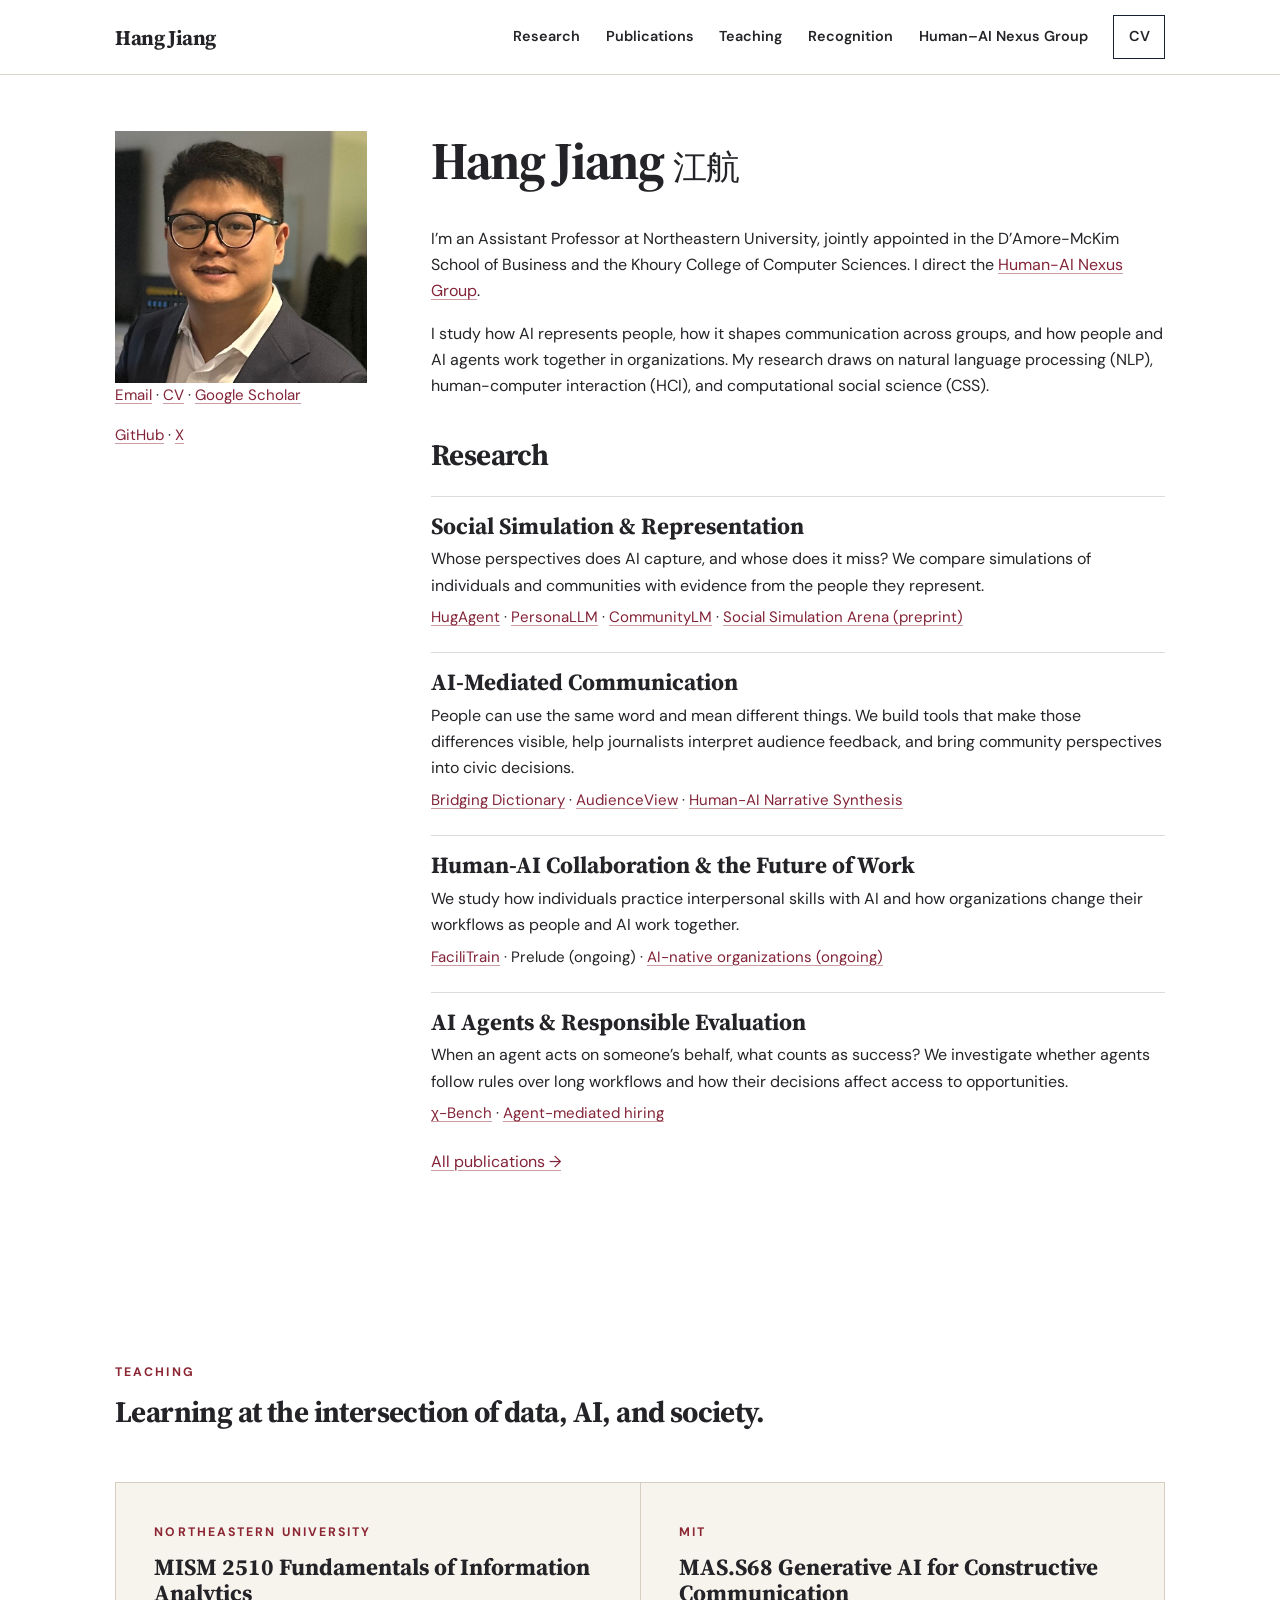
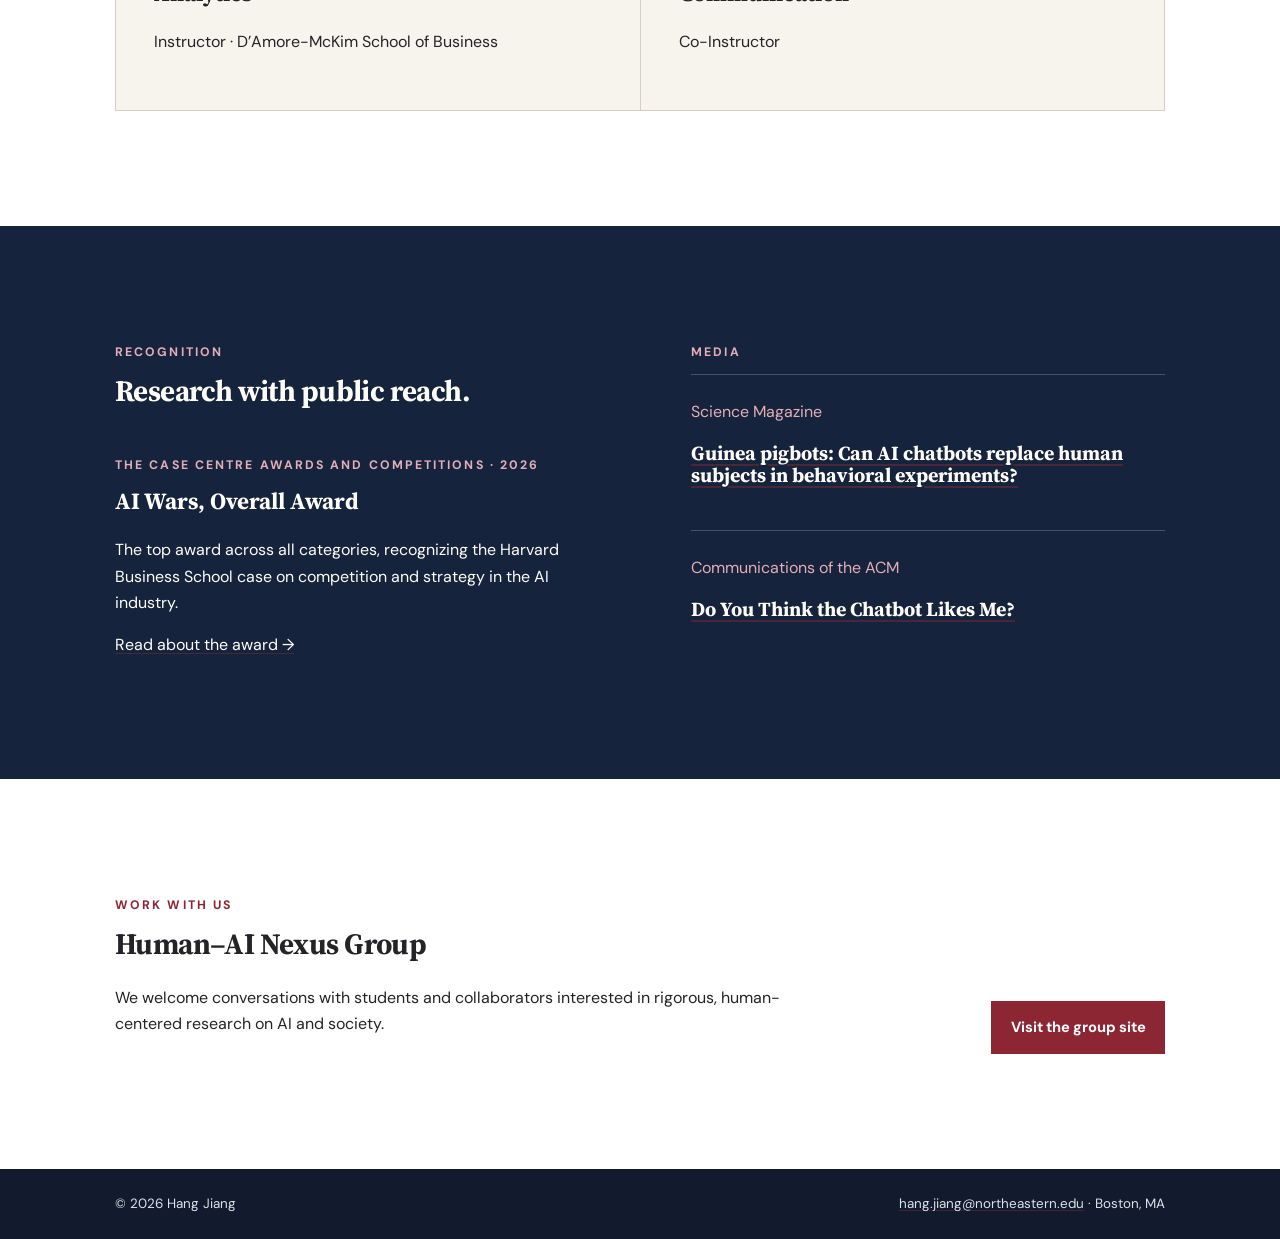
<file: index.html>
<!doctype html>
<html lang="en">
<head>
  <meta charset="utf-8">
  <meta name="viewport" content="width=device-width, initial-scale=1">
  <meta name="description" content="Hang Jiang is an Assistant Professor at Northeastern University studying how people and AI think, work, communicate, and organize together.">
  <meta property="og:title" content="Hang Jiang — Human–AI systems, work, and society">
  <meta property="og:description" content="Research on human–AI collaboration, AI-mediated communication, and socially interactive AI systems.">
  <meta property="og:type" content="website">
  <meta property="og:url" content="https://hjian42.github.io/">
  <meta property="og:image" content="https://hjian42.github.io/files/hang-square-profile.png">
  <meta name="twitter:card" content="summary">
  <link rel="canonical" href="https://hjian42.github.io/">
  <link rel="preconnect" href="https://fonts.googleapis.com">
  <link rel="preconnect" href="https://fonts.gstatic.com" crossorigin>
  <link href="https://fonts.googleapis.com/css2?family=DM+Sans:wght@400;500;600;700&amp;family=Source+Serif+4:opsz,wght@8..60,500;8..60,600;8..60,700&amp;display=swap" rel="stylesheet">
  <link rel="stylesheet" href="assets/css/site.css">
  <link rel="icon" href="files/favicon.ico">
  <title>Hang Jiang — Northeastern University</title>
<link rel="stylesheet" href="assets/css/academic.css">
</head>
<body>
  <a class="skip-link" href="#main-content">Skip to content</a>
  <header class="site-header">
    <div class="shell nav-shell">
      <a class="wordmark" href="#top" aria-label="Hang Jiang, home">Hang Jiang</a>
      <button class="nav-toggle" type="button" data-nav-toggle aria-expanded="false" aria-controls="site-nav"><span>Menu</span><span aria-hidden="true">☰</span></button>
      <nav class="site-nav" id="site-nav" data-site-nav aria-label="Primary navigation">
        <a href="#research">Research</a><a href="publications.html">Publications</a><a href="#teaching">Teaching</a><a href="#recognition">Recognition</a><a href="nexus/">Human–AI Nexus Group</a><a class="nav-cta" href="files/Hang-Jiang-CV.pdf">CV</a>
      </nav>
    </div>
  </header>

<main id="main-content"><div class="profile-layout shell" id="top">
<aside><img width="240" height="240" src="files/hang-square-profile.png" alt="Hang Jiang"><p><a href="mailto:hang.jiang@northeastern.edu">Email</a> · <a href="files/Hang-Jiang-CV.pdf">CV</a> · <a href="https://scholar.google.com/citations?user=9qvTNQ4AAAAJ">Google Scholar</a></p><p><a href="https://github.com/hjian42">GitHub</a> · <a href="https://x.com/hjian42">X</a></p></aside>
<div><h1>Hang Jiang <span lang="zh">江航</span></h1>
<p>I’m an Assistant Professor at Northeastern University, jointly appointed in the D’Amore-McKim School of Business and the Khoury College of Computer Sciences. I direct the <a href="nexus/">Human-AI Nexus Group</a>.</p>
<p>I study how AI represents people, how it shapes communication across groups, and how people and AI agents work together in organizations. My research draws on natural language processing (NLP), human-computer interaction (HCI), and computational social science (CSS).</p>
<section id="research"><h2>Research</h2><article><h3>Social Simulation &amp; Representation</h3><p>Whose perspectives does AI capture, and whose does it miss? We compare simulations of individuals and communities with evidence from the people they represent.</p><p class="project-links"><a href="publications.html#C11">HugAgent</a> · <a href="publications.html#C6">PersonaLLM</a> · <a href="publications.html#C4">CommunityLM</a> · <a href="https://social-simulation-arena.com">Social Simulation Arena (preprint)</a></p></article>
<article><h3>AI-Mediated Communication</h3><p>People can use the same word and mean different things. We build tools that make those differences visible, help journalists interpret audience feedback, and bring community perspectives into civic decisions.</p><p class="project-links"><a href="publications.html#W6">Bridging Dictionary</a> · <a href="publications.html#W5">AudienceView</a> · <a href="publications.html#C10">Human-AI Narrative Synthesis</a></p></article>
<article><h3>Human-AI Collaboration &amp; the Future of Work</h3><p>We study how individuals practice interpersonal skills with AI and how organizations change their workflows as people and AI work together.</p><p class="project-links"><a href="publications.html#W7">FaciliTrain</a> · Prelude (ongoing) · <a href="https://the-company-survey.vercel.app/">AI-native organizations (ongoing)</a></p></article>
<article><h3>AI Agents &amp; Responsible Evaluation</h3><p>When an agent acts on someone’s behalf, what counts as success? We investigate whether agents follow rules over long workflows and how their decisions affect access to opportunities.</p><p class="project-links"><a href="publications.html#C12">χ-Bench</a> · <a href="publications.html#W8">Agent-mediated hiring</a></p></article><p><a href="publications.html" id="publications">All publications →</a></p></section></div></div>    <section class="section" id="teaching"><div class="shell"><div class="section-heading"><p class="eyebrow">Teaching</p><h2>Learning at the intersection of data, AI, and society.</h2></div><div class="two-column-list"><article><p class="item-kicker">Northeastern University</p><h3>MISM 2510 Fundamentals of Information Analytics</h3><p>Instructor · D’Amore-McKim School of Business</p></article><article><p class="item-kicker">MIT</p><h3>MAS.S68 Generative AI for Constructive Communication</h3><p>Co-Instructor</p></article></div></div></section>

    <section class="section section-dark" id="recognition"><div class="shell dark-grid"><div><p class="eyebrow">Recognition</p><h2>Research with public reach.</h2><article class="award"><p class="item-kicker">The Case Centre Awards and Competitions · 2026</p><h3>AI Wars, Overall Award</h3><p>The top award across all categories, recognizing the Harvard Business School case on competition and strategy in the AI industry.</p><a href="https://www.thecasecentre.org/AwardsComps/winners/2026winners/AIwars">Read about the award →</a></article></div><div><p class="eyebrow">Media</p><article class="media-item"><p>Science Magazine</p><h3><a href="https://www.science.org/content/article/can-ai-chatbots-replace-human-subjects-behavioral-experiments">Guinea pigbots: Can AI chatbots replace human subjects in behavioral experiments?</a></h3></article><article class="media-item"><p>Communications of the ACM</p><h3><a href="https://cacm.acm.org/news/do-you-think-the-chatbot-likes-me/">Do You Think the Chatbot Likes Me?</a></h3></article></div></div></section>

    <section class="section join-strip"><div class="shell join-grid"><div><p class="eyebrow">Work with us</p><h2>Human–AI Nexus Group</h2><p>We welcome conversations with students and collaborators interested in rigorous, human-centered research on AI and society.</p></div><a class="button primary" href="nexus/#join">Visit the group site</a></div></section>
  </main>

  <footer class="site-footer"><div class="shell footer-grid"><p>© <span data-current-year>2026</span> Hang Jiang</p><p><a href="mailto:hang.jiang@northeastern.edu">hang.jiang@northeastern.edu</a> · Boston, MA</p></div></footer>
  <script src="assets/js/site.js"></script>
</body>
</html>
</file>
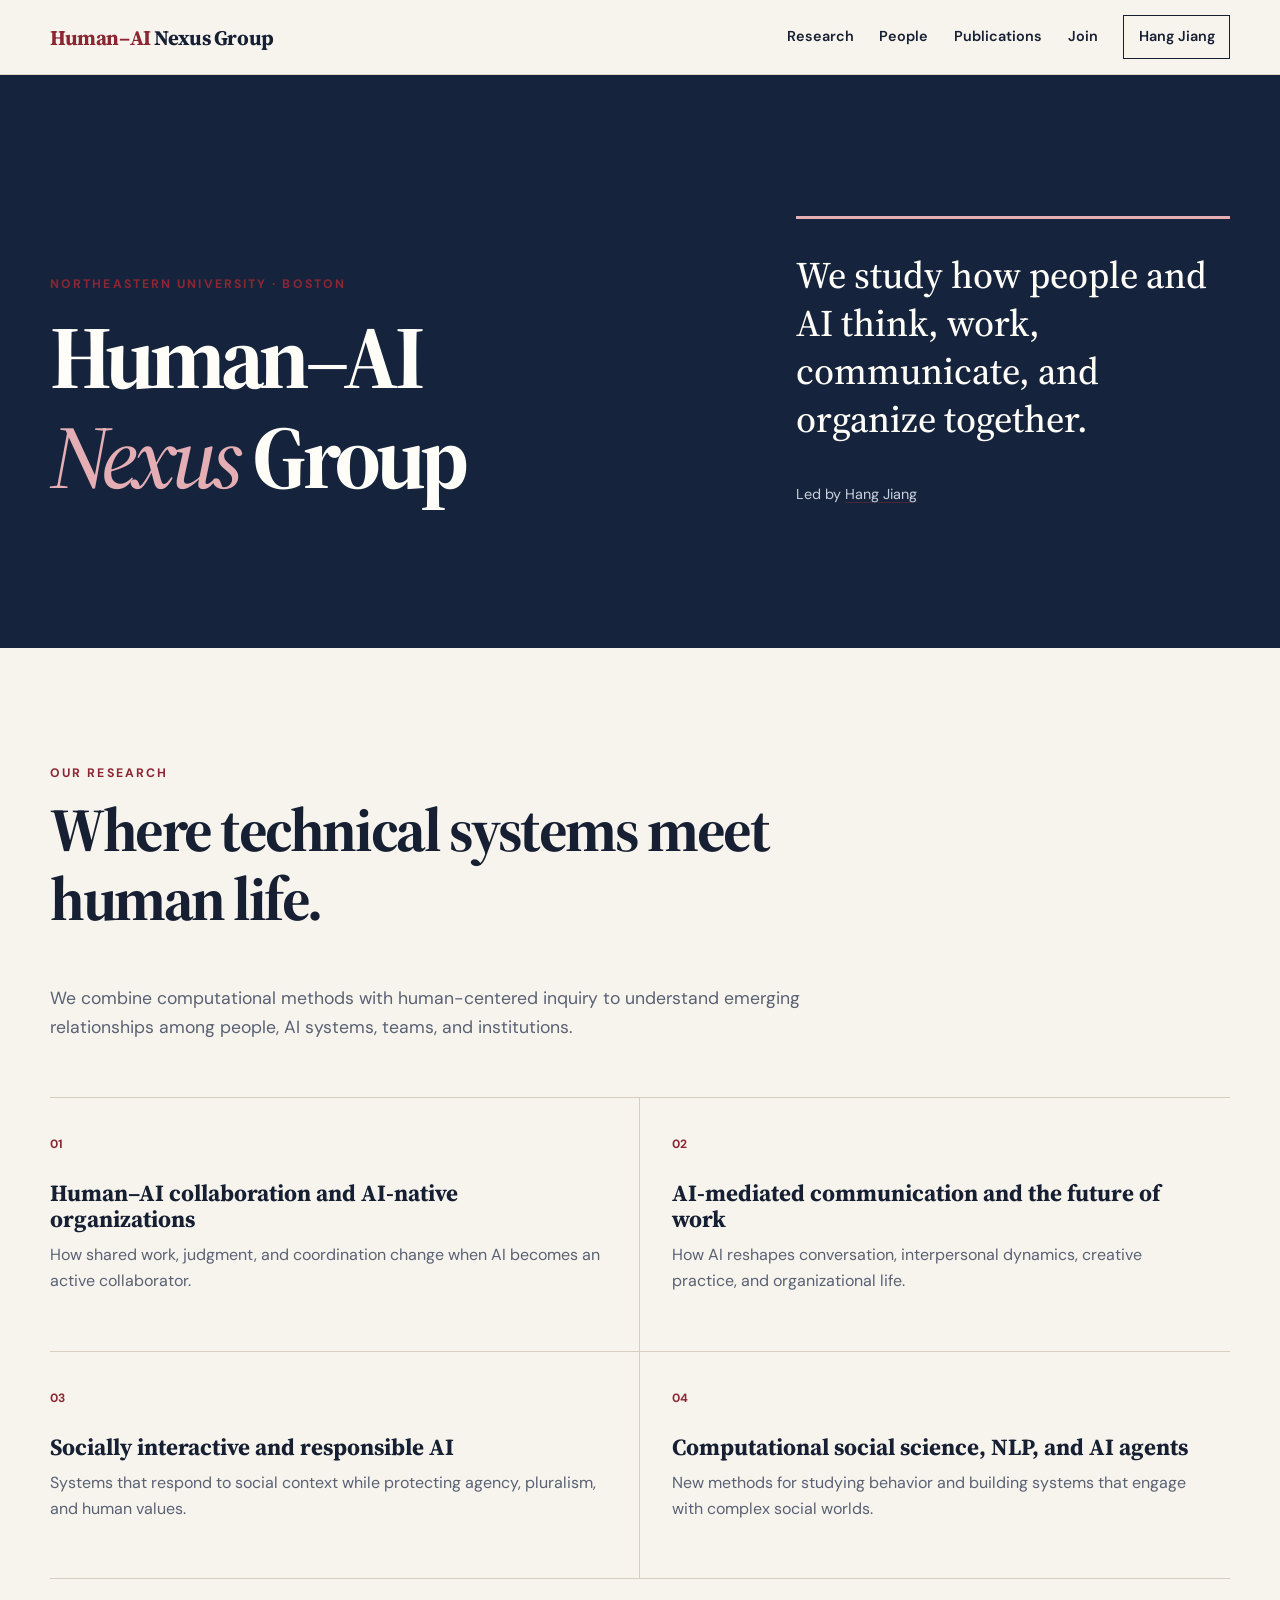
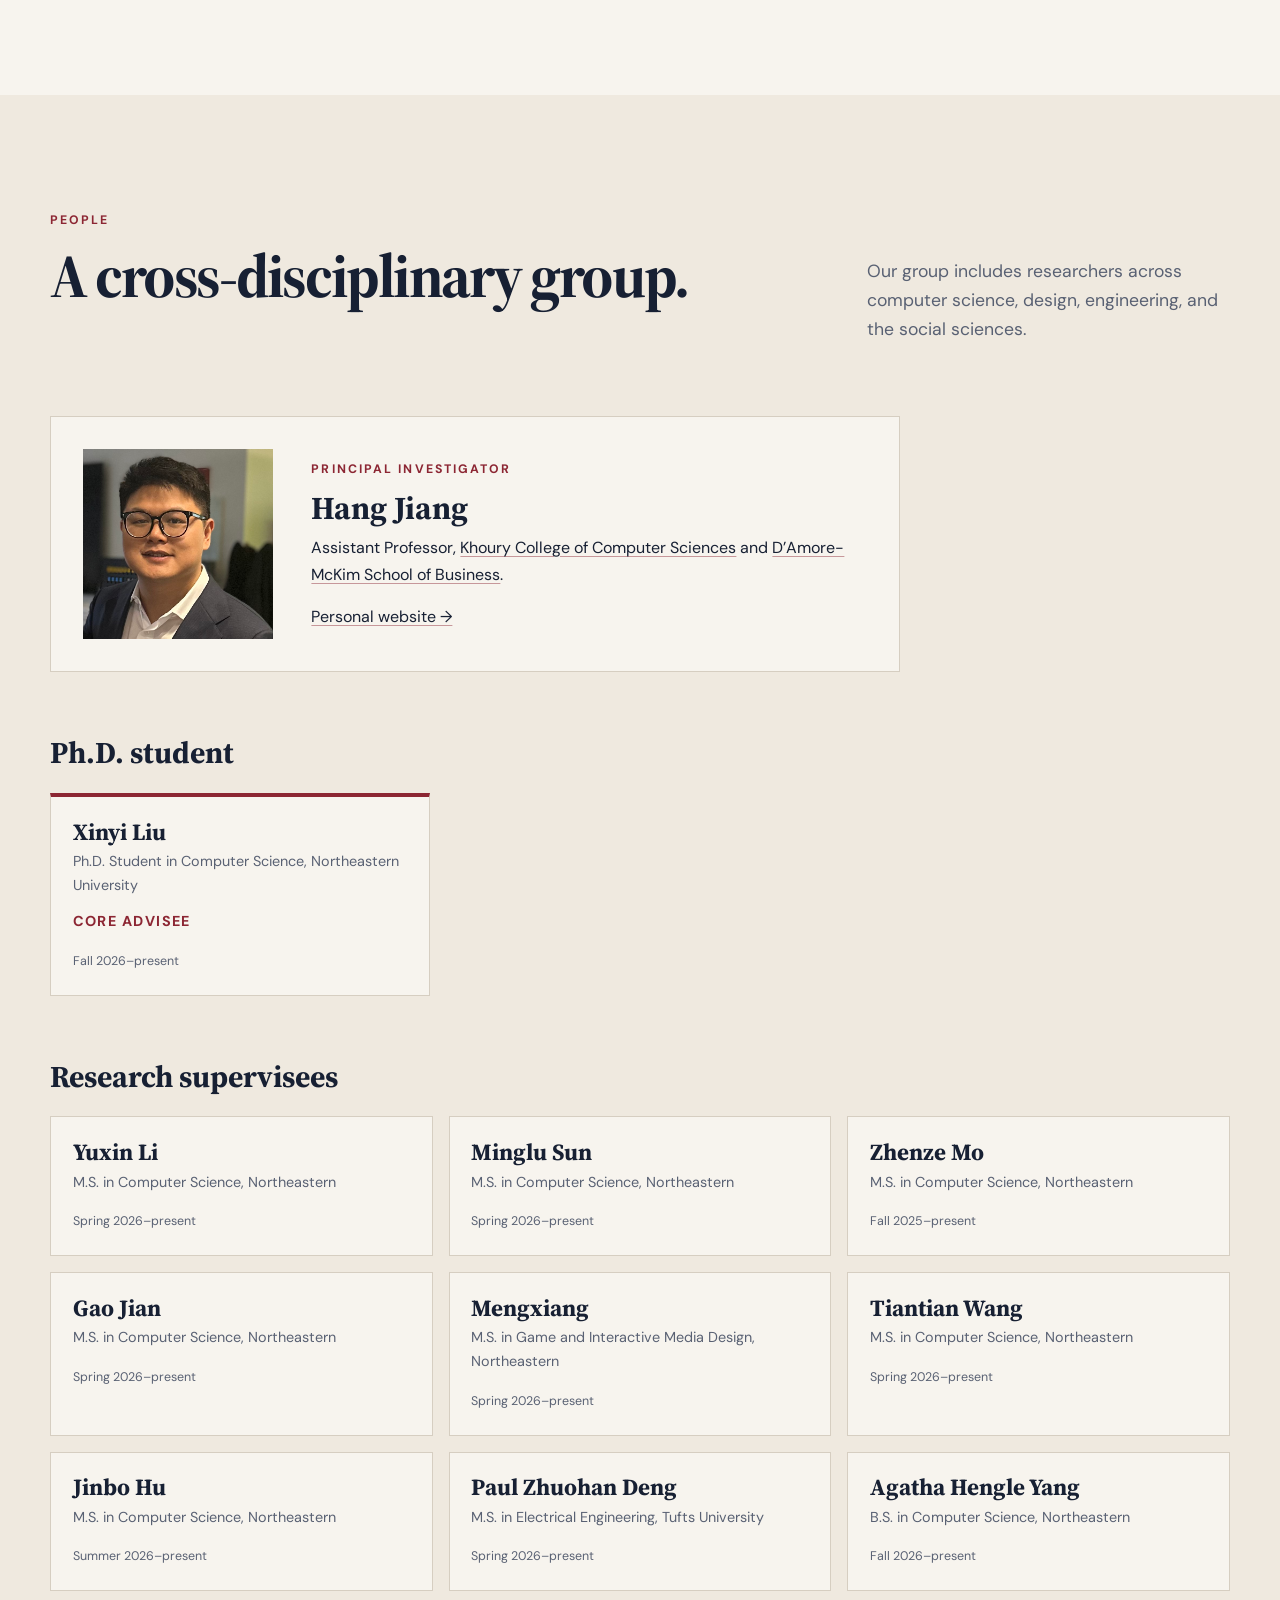
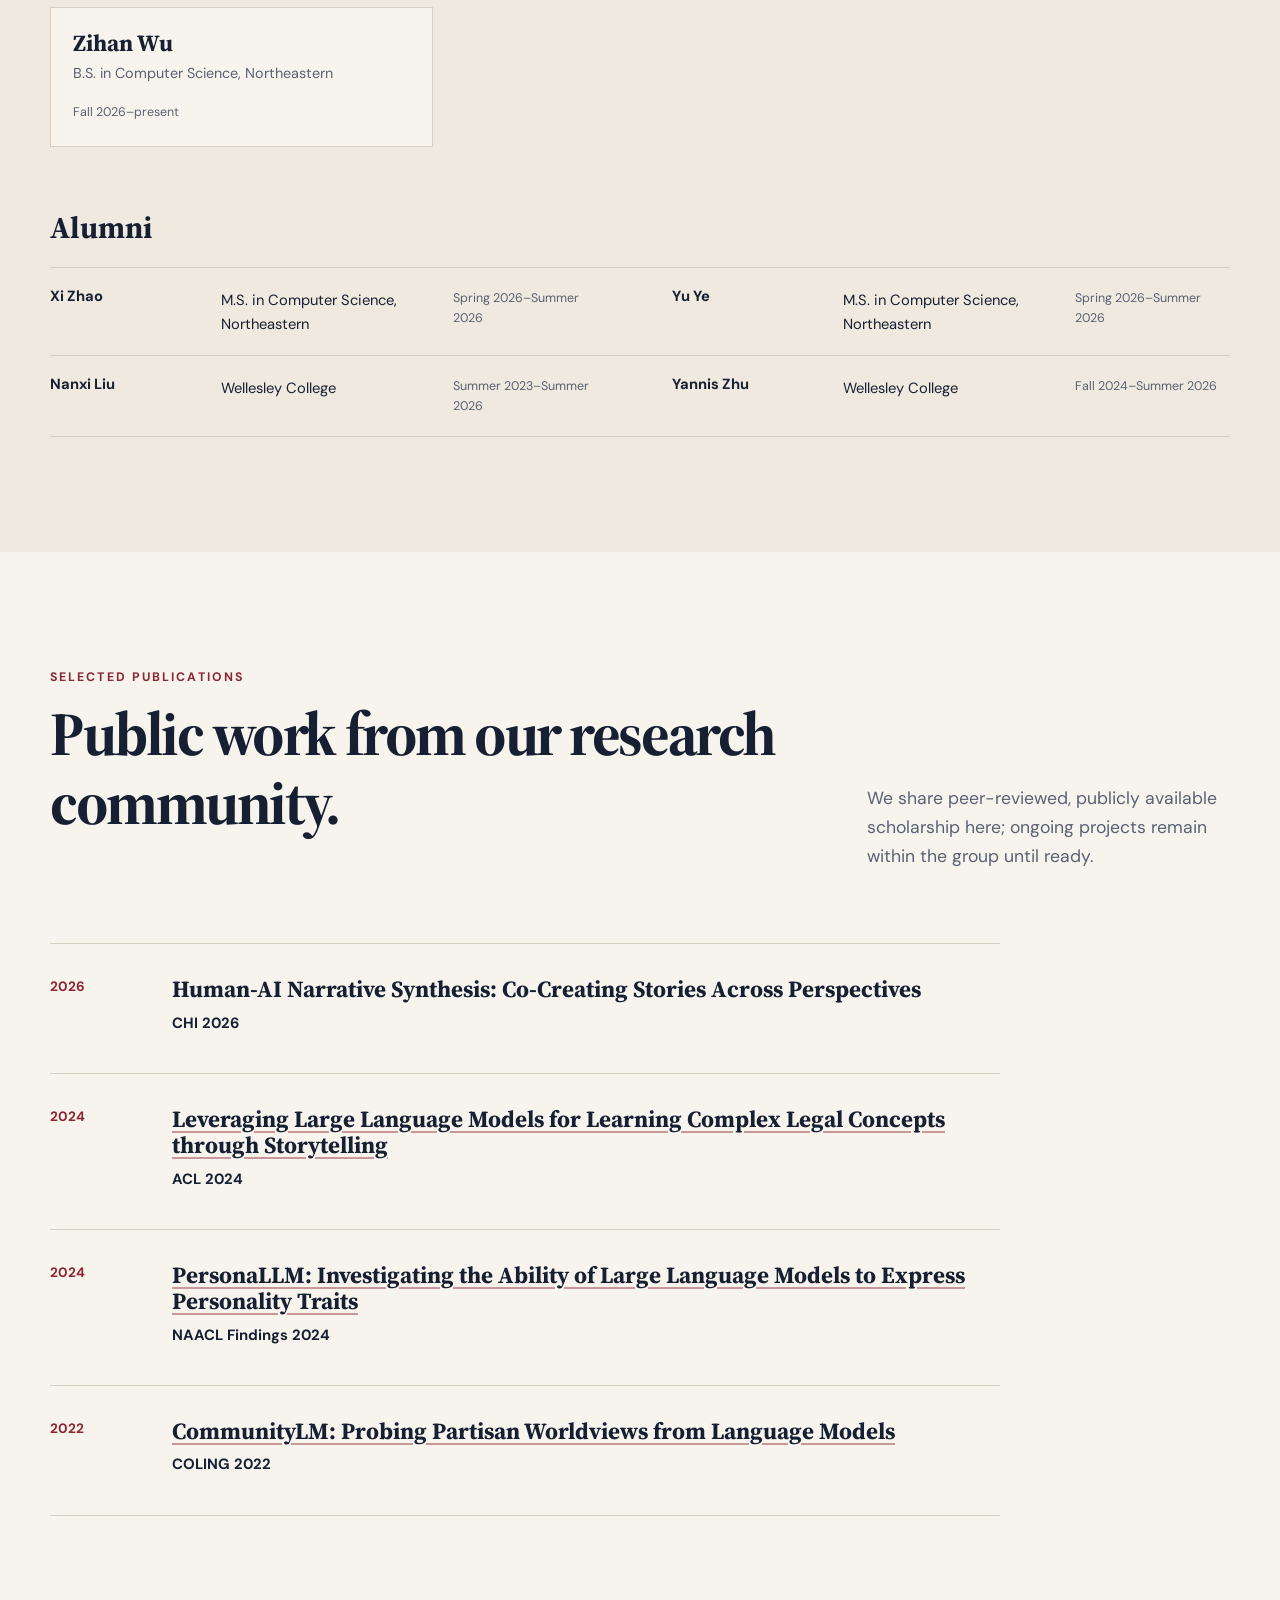
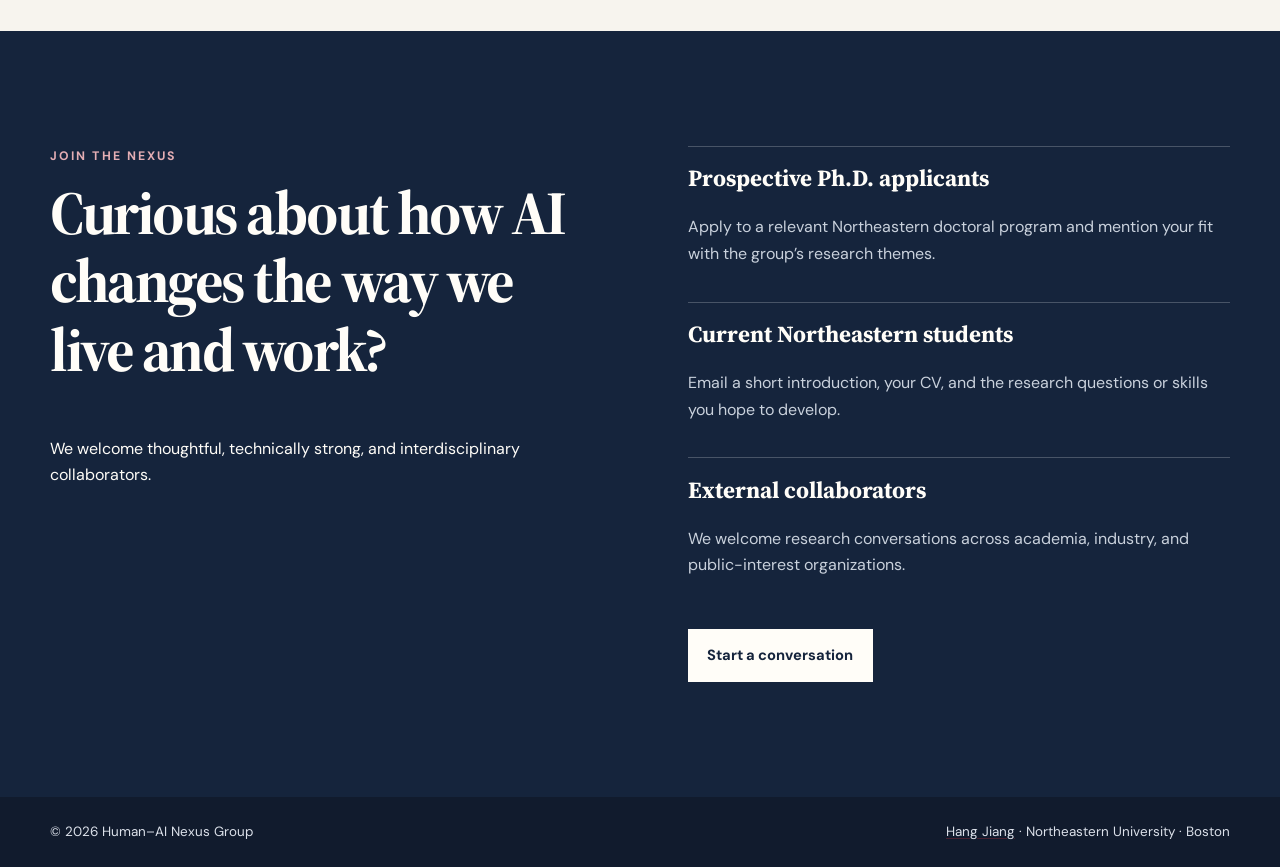
<file: nexus/index.html>
<!doctype html>
<html lang="en">
<head>
  <meta charset="utf-8">
  <meta name="viewport" content="width=device-width, initial-scale=1">
  <meta name="description" content="The Human–AI Nexus Group at Northeastern University studies how people and AI think, work, communicate, and organize together.">
  <meta property="og:title" content="Human–AI Nexus Group — Northeastern University">
  <meta property="og:description" content="Research on human–AI collaboration, communication, work, organizations, and socially interactive AI.">
  <meta property="og:type" content="website">
  <meta property="og:url" content="https://hjian42.github.io/nexus/">
  <meta property="og:image" content="https://hjian42.github.io/files/hang-square-profile.png">
  <meta name="twitter:card" content="summary">
  <link rel="canonical" href="https://hjian42.github.io/nexus/">
  <link rel="preconnect" href="https://fonts.googleapis.com">
  <link rel="preconnect" href="https://fonts.gstatic.com" crossorigin>
  <link href="https://fonts.googleapis.com/css2?family=DM+Sans:wght@400;500;600;700&amp;family=Source+Serif+4:opsz,wght@8..60,500;8..60,600;8..60,700&amp;display=swap" rel="stylesheet">
  <link rel="stylesheet" href="../assets/css/site.css">
  <link rel="icon" href="../files/favicon.ico">
  <title>Human–AI Nexus Group</title>
</head>
<body class="lab-site">
  <a class="skip-link" href="#main-content">Skip to content</a>
  <header class="site-header">
    <div class="shell nav-shell">
      <a class="wordmark lab-wordmark" href="#top"><span>Human–AI</span> Nexus Group</a>
      <button class="nav-toggle" type="button" data-nav-toggle aria-expanded="false" aria-controls="site-nav"><span>Menu</span><span aria-hidden="true">☰</span></button>
      <nav class="site-nav" id="site-nav" data-site-nav aria-label="Primary navigation"><a href="#research">Research</a><a href="#people">People</a><a href="#publications">Publications</a><a href="#join">Join</a><a class="nav-cta" href="../">Hang Jiang</a></nav>
    </div>
  </header>

  <main id="main-content">
    <section class="lab-hero" id="top"><div class="shell lab-hero-grid"><div><p class="eyebrow">Northeastern University · Boston</p><h1>Human–AI<br><em>Nexus</em> Group</h1></div><div class="mission-panel"><p>We study how people and AI think, work, communicate, and organize together.</p><span>Led by <a href="../">Hang Jiang</a></span></div></div></section>

    <section class="section" id="research"><div class="shell"><div class="section-heading"><p class="eyebrow">Our research</p><h2>Where technical systems meet human life.</h2><p>We combine computational methods with human-centered inquiry to understand emerging relationships among people, AI systems, teams, and institutions.</p></div><div class="lab-theme-grid">
      <article><span>01</span><h3>Human–AI collaboration and AI-native organizations</h3><p>How shared work, judgment, and coordination change when AI becomes an active collaborator.</p></article>
      <article><span>02</span><h3>AI-mediated communication and the future of work</h3><p>How AI reshapes conversation, interpersonal dynamics, creative practice, and organizational life.</p></article>
      <article><span>03</span><h3>Socially interactive and responsible AI</h3><p>Systems that respond to social context while protecting agency, pluralism, and human values.</p></article>
      <article><span>04</span><h3>Computational social science, NLP, and AI agents</h3><p>New methods for studying behavior and building systems that engage with complex social worlds.</p></article>
    </div></div></section>

    <section class="section section-tint" id="people"><div class="shell"><div class="section-heading split-heading"><div><p class="eyebrow">People</p><h2>A cross-disciplinary group.</h2></div><p>Our group includes researchers across computer science, design, engineering, and the social sciences.</p></div>
      <article class="pi-card"><img src="../files/hang-square-profile.png" alt="Portrait of Hang Jiang"><div><p class="item-kicker">Principal Investigator</p><h3>Hang Jiang</h3><p>Assistant Professor, <a href="https://www.khoury.northeastern.edu/">Khoury College of Computer Sciences</a> and <a href="https://damore-mckim.northeastern.edu/">D’Amore-McKim School of Business</a>.</p><a href="../">Personal website →</a></div></article>
      <h3 class="roster-heading">Ph.D. student</h3><div class="people-grid"><article class="person-card featured" data-person="Xinyi Liu"><h3>Xinyi Liu</h3><p>Ph.D. Student in Computer Science, Northeastern University</p><p class="person-role">Core Advisee</p><span>Fall 2026–present</span></article></div>
      <h3 class="roster-heading">Research supervisees</h3><div class="people-grid">
        <article class="person-card" data-person="Yuxin Li"><h3>Yuxin Li</h3><p>M.S. in Computer Science, Northeastern</p><span>Spring 2026–present</span></article>
        <article class="person-card" data-person="Minglu Sun"><h3>Minglu Sun</h3><p>M.S. in Computer Science, Northeastern</p><span>Spring 2026–present</span></article>
        <article class="person-card" data-person="Zhenze Mo"><h3>Zhenze Mo</h3><p>M.S. in Computer Science, Northeastern</p><span>Fall 2025–present</span></article>
        <article class="person-card" data-person="Gao Jian"><h3>Gao Jian</h3><p>M.S. in Computer Science, Northeastern</p><span>Spring 2026–present</span></article>
        <article class="person-card" data-person="Mengxiang"><h3>Mengxiang</h3><p>M.S. in Game and Interactive Media Design, Northeastern</p><span>Spring 2026–present</span></article>
        <article class="person-card" data-person="Tiantian Wang"><h3>Tiantian Wang</h3><p>M.S. in Computer Science, Northeastern</p><span>Spring 2026–present</span></article>
        <article class="person-card" data-person="Jinbo Hu"><h3>Jinbo Hu</h3><p>M.S. in Computer Science, Northeastern</p><span>Summer 2026–present</span></article>
        <article class="person-card" data-person="Paul Zhuohan Deng"><h3>Paul Zhuohan Deng</h3><p>M.S. in Electrical Engineering, Tufts University</p><span>Spring 2026–present</span></article>
        <article class="person-card" data-person="Agatha Hengle Yang"><h3>Agatha Hengle Yang</h3><p>B.S. in Computer Science, Northeastern</p><span>Fall 2026–present</span></article>
        <article class="person-card" data-person="Zihan Wu"><h3>Zihan Wu</h3><p>B.S. in Computer Science, Northeastern</p><span>Fall 2026–present</span></article>
      </div>
      <h3 class="roster-heading">Alumni</h3><div class="alumni-list">
        <article data-person="Xi Zhao"><h3>Xi Zhao</h3><p>M.S. in Computer Science, Northeastern</p><span>Spring 2026–Summer 2026</span></article>
        <article data-person="Yu Ye"><h3>Yu Ye</h3><p>M.S. in Computer Science, Northeastern</p><span>Spring 2026–Summer 2026</span></article>
        <article data-person="Nanxi Liu"><h3>Nanxi Liu</h3><p>Wellesley College</p><span>Summer 2023–Summer 2026</span></article>
        <article data-person="Yannis Zhu"><h3>Yannis Zhu</h3><p>Wellesley College</p><span>Fall 2024–Summer 2026</span></article>
      </div>
    </div></section>

    <section class="section" id="publications"><div class="shell"><div class="section-heading split-heading"><div><p class="eyebrow">Selected publications</p><h2>Public work from our research community.</h2></div><p>We share peer-reviewed, publicly available scholarship here; ongoing projects remain within the group until ready.</p></div><div class="publication-list compact">
      <article class="publication"><div class="pub-year">2026</div><div><h3>Human-AI Narrative Synthesis: Co-Creating Stories Across Perspectives</h3><p class="venue">CHI 2026</p></div></article>
      <article class="publication"><div class="pub-year">2024</div><div><h3><a href="https://aclanthology.org/2024.acl-long.388/">Leveraging Large Language Models for Learning Complex Legal Concepts through Storytelling</a></h3><p class="venue">ACL 2024</p></div></article>
      <article class="publication"><div class="pub-year">2024</div><div><h3><a href="https://aclanthology.org/2024.findings-naacl.229/">PersonaLLM: Investigating the Ability of Large Language Models to Express Personality Traits</a></h3><p class="venue">NAACL Findings 2024</p></div></article>
      <article class="publication"><div class="pub-year">2022</div><div><h3><a href="https://aclanthology.org/2022.coling-1.593/">CommunityLM: Probing Partisan Worldviews from Language Models</a></h3><p class="venue">COLING 2022</p></div></article>
    </div></div></section>

    <section class="section section-dark" id="join"><div class="shell join-lab"><div><p class="eyebrow">Join the nexus</p><h2>Curious about how AI changes the way we live and work?</h2><p>We welcome thoughtful, technically strong, and interdisciplinary collaborators.</p></div><div class="join-options"><article><h3>Prospective Ph.D. applicants</h3><p>Apply to a relevant Northeastern doctoral program and mention your fit with the group’s research themes.</p></article><article><h3>Current Northeastern students</h3><p>Email a short introduction, your CV, and the research questions or skills you hope to develop.</p></article><article><h3>External collaborators</h3><p>We welcome research conversations across academia, industry, and public-interest organizations.</p></article><a class="button light" href="mailto:hang.jiang@northeastern.edu">Start a conversation</a></div></div></section>
  </main>

  <footer class="site-footer"><div class="shell footer-grid"><p>© <span data-current-year>2026</span> Human–AI Nexus Group</p><p><a href="../">Hang Jiang</a> · Northeastern University · Boston</p></div></footer>
  <script src="../assets/js/site.js"></script>
</body>
</html>
</file>
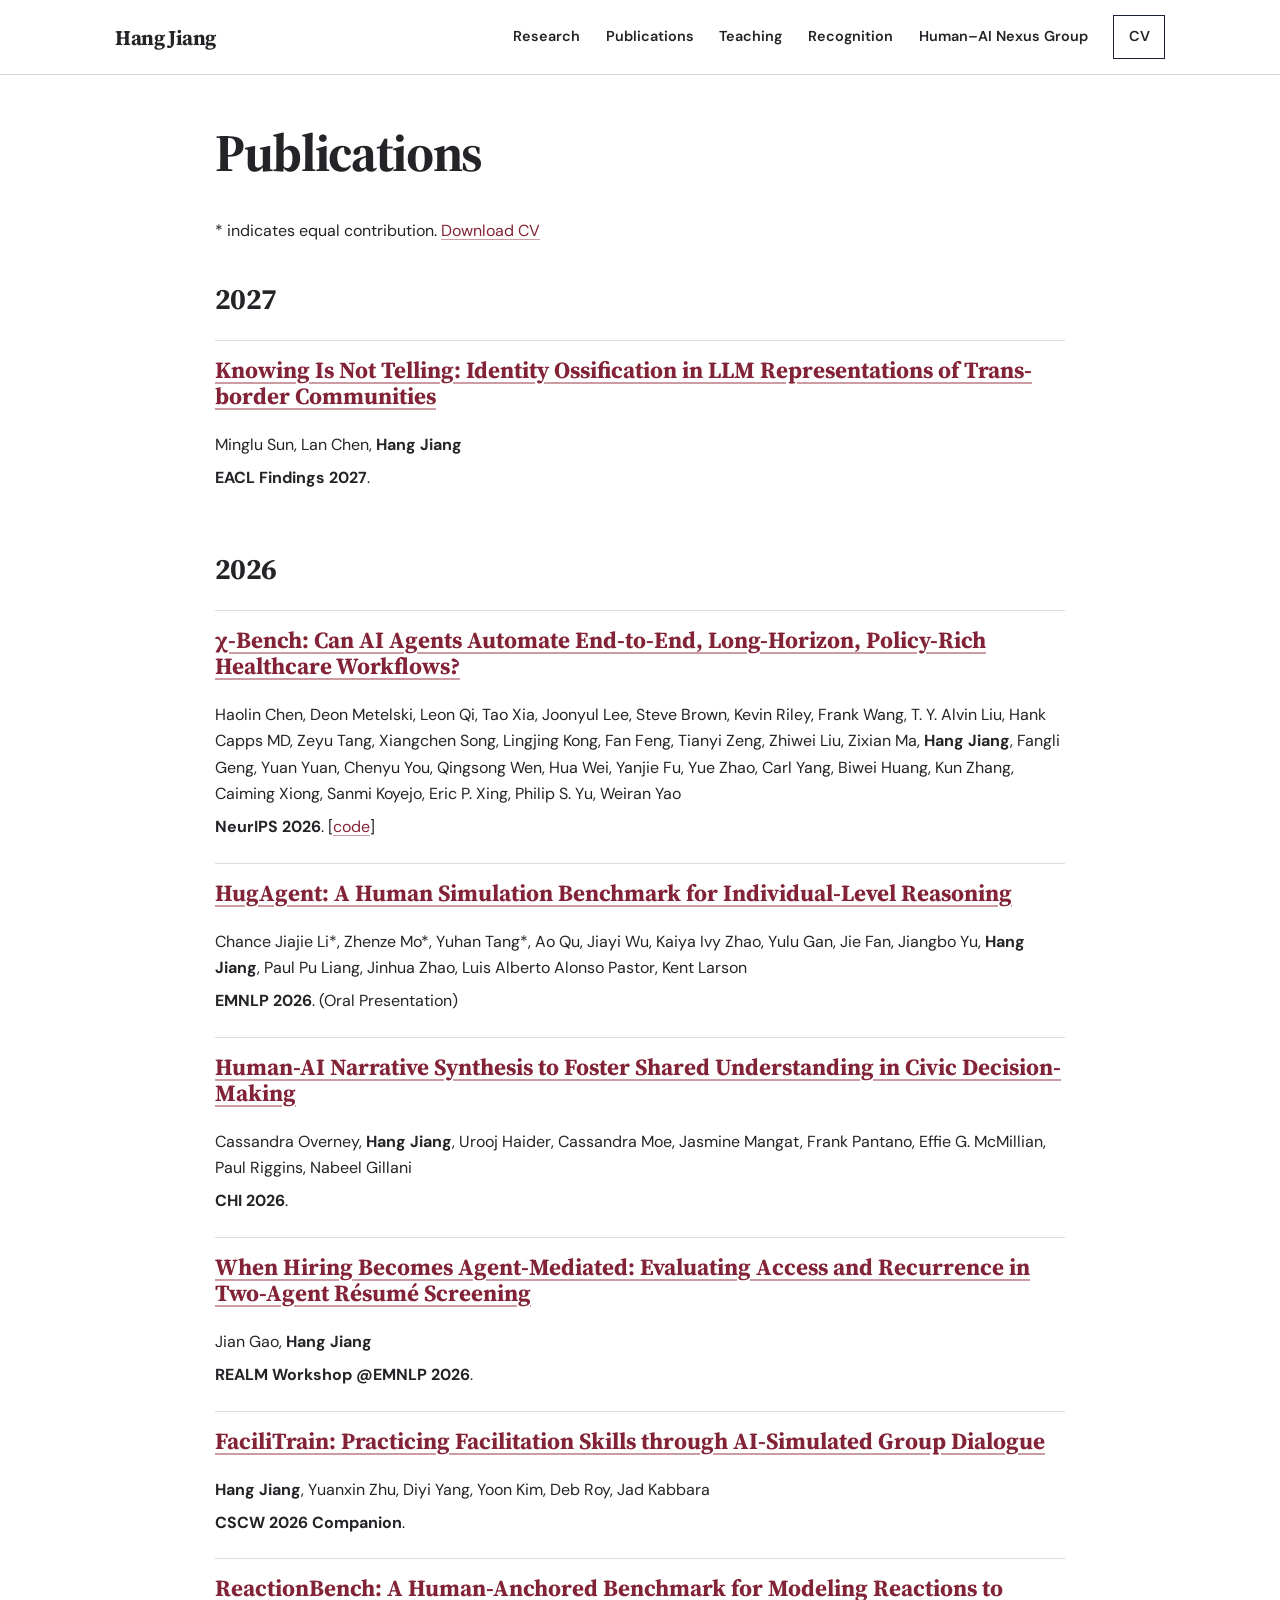
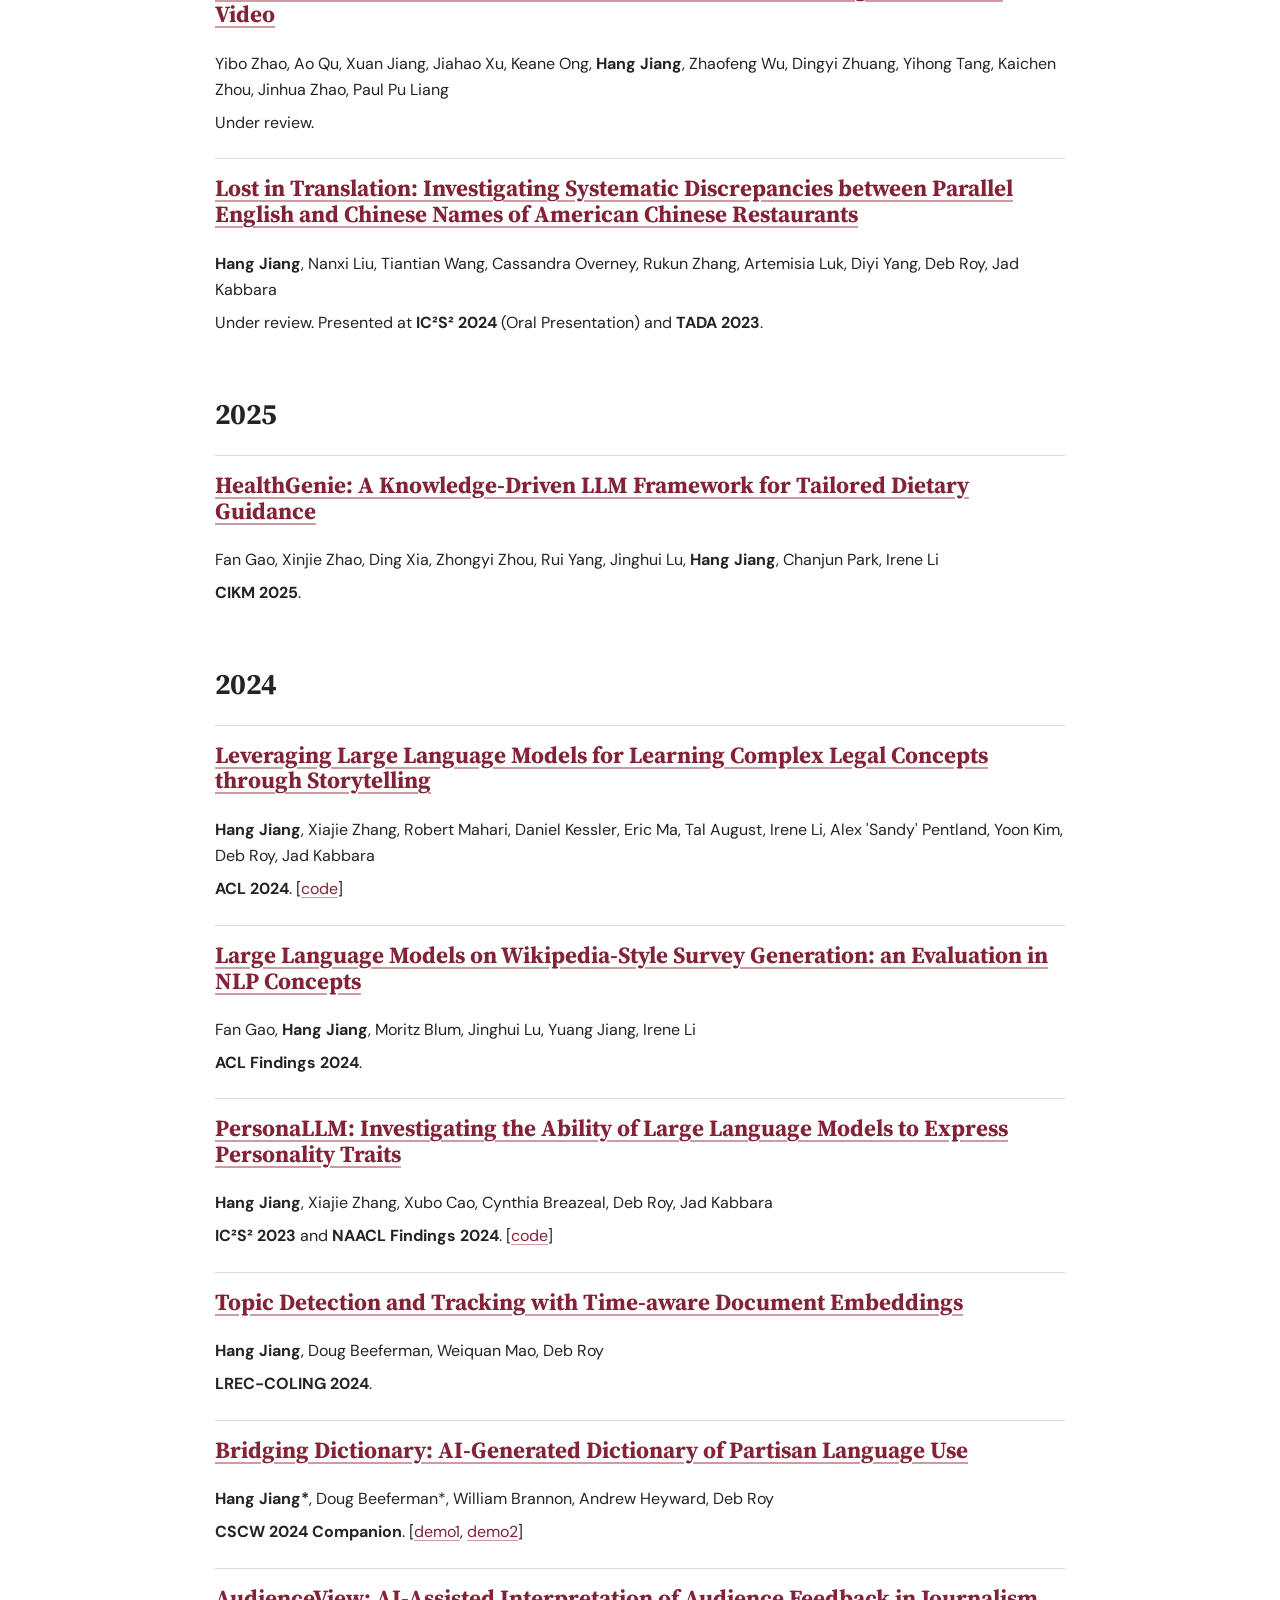
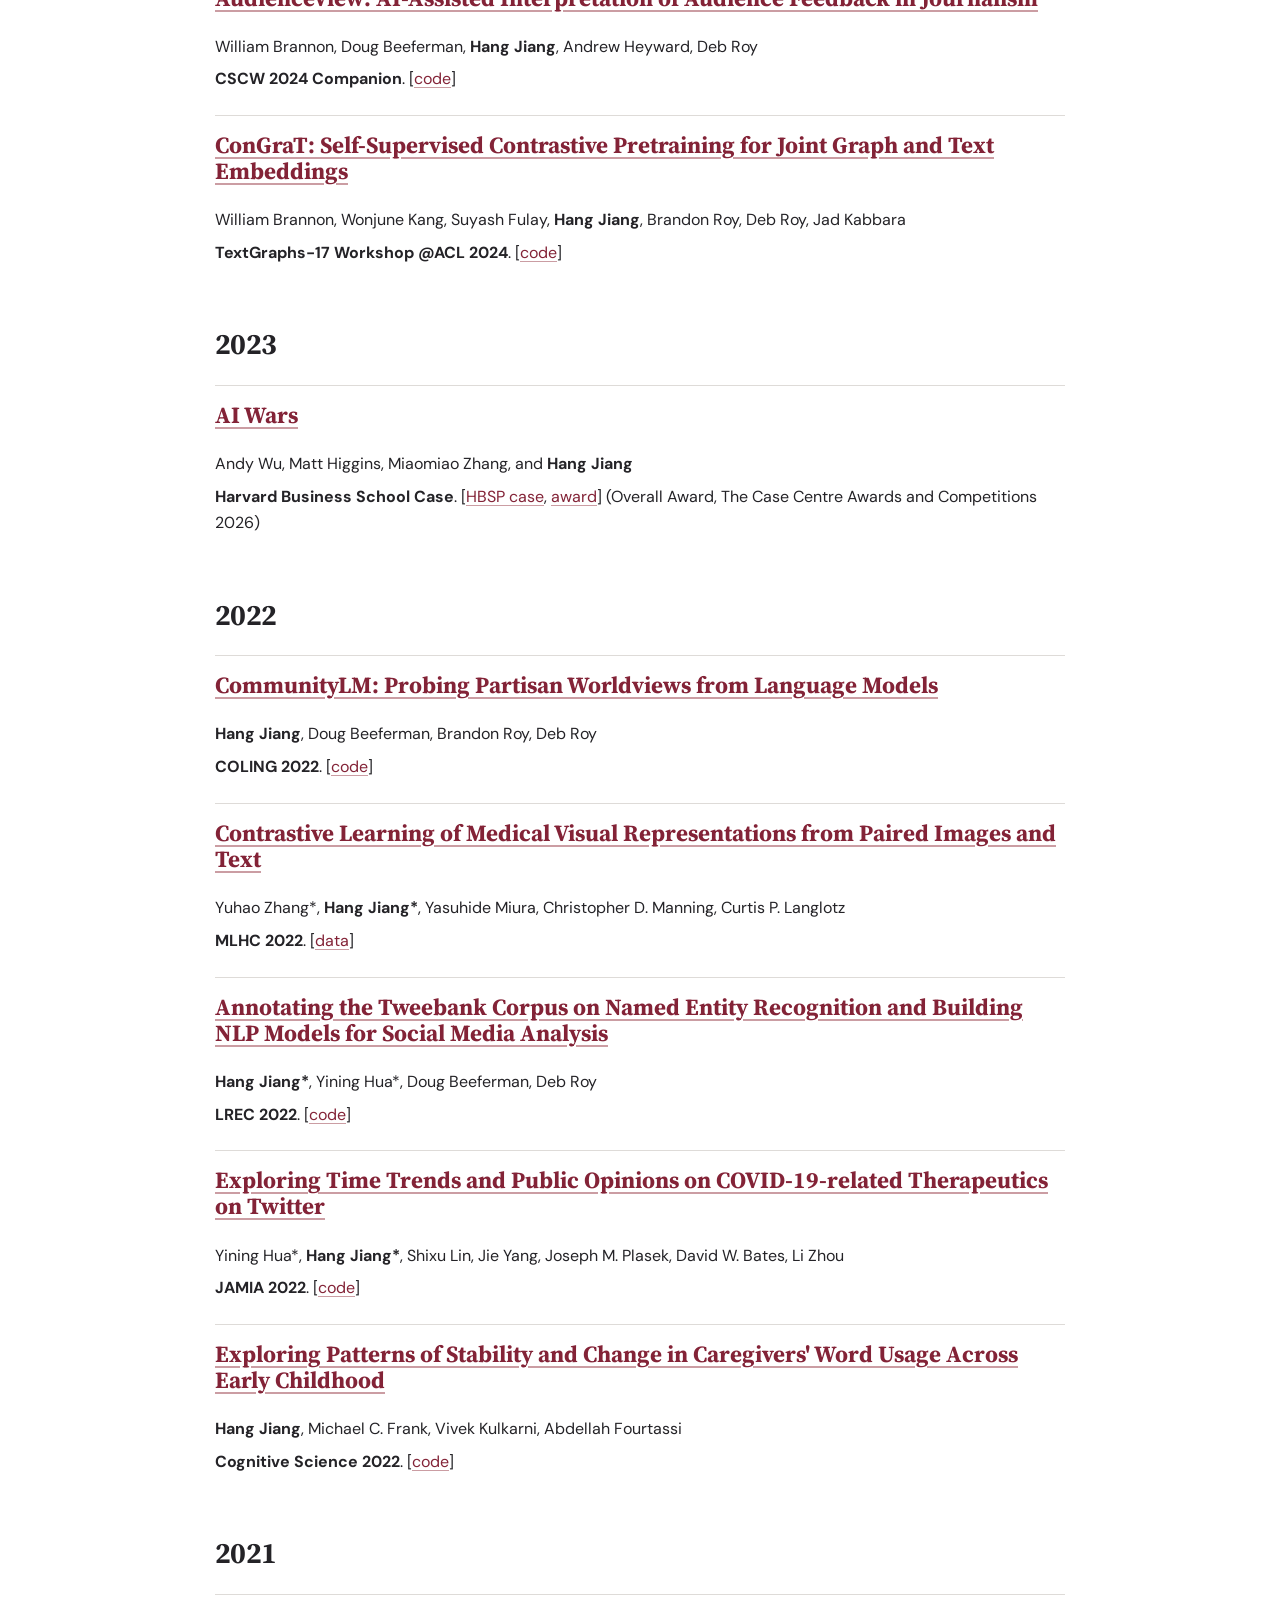
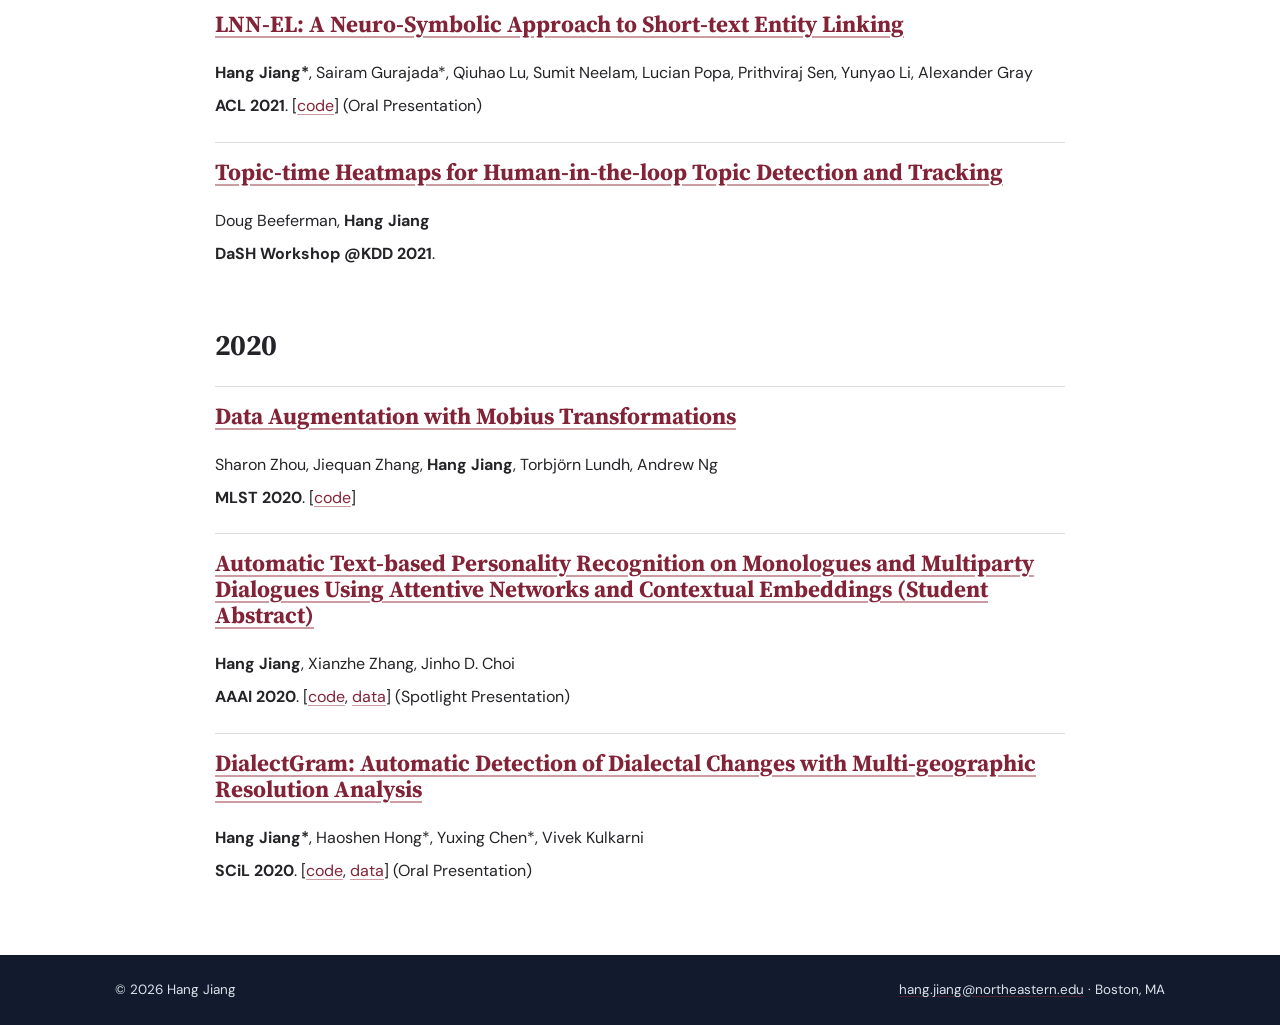
<file: publications.html>
<!doctype html>
<html lang="en">
<head>
  <meta charset="utf-8">
  <meta name="viewport" content="width=device-width, initial-scale=1">
  <meta name="description" content="Hang Jiang is an Assistant Professor at Northeastern University studying how people and AI think, work, communicate, and organize together.">
  <meta property="og:title" content="Hang Jiang — Human–AI systems, work, and society">
  <meta property="og:description" content="Research on human–AI collaboration, AI-mediated communication, and socially interactive AI systems.">
  <meta property="og:type" content="website">
  <meta property="og:url" content="https://hjian42.github.io/">
  <meta property="og:image" content="https://hjian42.github.io/files/hang-square-profile.png">
  <meta name="twitter:card" content="summary">
  <link rel="canonical" href="https://hjian42.github.io/publications.html">
  <link rel="preconnect" href="https://fonts.googleapis.com">
  <link rel="preconnect" href="https://fonts.gstatic.com" crossorigin>
  <link href="https://fonts.googleapis.com/css2?family=DM+Sans:wght@400;500;600;700&amp;family=Source+Serif+4:opsz,wght@8..60,500;8..60,600;8..60,700&amp;display=swap" rel="stylesheet">
  <link rel="stylesheet" href="assets/css/site.css">
  <link rel="icon" href="files/favicon.ico">
  <title>Publications | Hang Jiang</title>
<link rel="stylesheet" href="assets/css/academic.css">
</head>
<body>
  <a class="skip-link" href="#main-content">Skip to content</a>
  <header class="site-header">
    <div class="shell nav-shell">
      <a class="wordmark" href="index.html#top" aria-label="Hang Jiang, home">Hang Jiang</a>
      <button class="nav-toggle" type="button" data-nav-toggle aria-expanded="false" aria-controls="site-nav"><span>Menu</span><span aria-hidden="true">☰</span></button>
      <nav class="site-nav" id="site-nav" data-site-nav aria-label="Primary navigation">
        <a href="index.html#research">Research</a><a href="publications.html">Publications</a><a href="index.html#teaching">Teaching</a><a href="index.html#recognition">Recognition</a><a href="nexus/">Human–AI Nexus Group</a><a class="nav-cta" href="files/Hang-Jiang-CV.pdf">CV</a>
      </nav>
    </div>
  </header>

<main id="main-content" class="bibliography shell"><h1>Publications</h1><p>* indicates equal contribution. <a href="files/Hang-Jiang-CV.pdf">Download CV</a></p><section><h2>2027</h2>
<article id="C13">
  <h3><a href="https://arxiv.org/abs/2610.12610">Knowing Is Not Telling: Identity Ossification in LLM Representations of Trans-border Communities</a></h3>
  <p>Minglu Sun, Lan Chen, <strong>Hang Jiang</strong></p>
  <p><strong>EACL Findings 2027</strong>.</p>
</article>
</section>
<section><h2>2026</h2>
<article id="C12">
  <h3><a href="https://neurips.cc/virtual/2026/loc/atlanta/poster/139361">χ-Bench: Can AI Agents Automate End-to-End, Long-Horizon, Policy-Rich Healthcare Workflows?</a></h3>
  <p>Haolin Chen, Deon Metelski, Leon Qi, Tao Xia, Joonyul Lee, Steve Brown, Kevin Riley, Frank Wang, T. Y. Alvin Liu, Hank Capps MD, Zeyu Tang, Xiangchen Song, Lingjing Kong, Fan Feng, Tianyi Zeng, Zhiwei Liu, Zixian Ma, <strong>Hang Jiang</strong>, Fangli Geng, Yuan Yuan, Chenyu You, Qingsong Wen, Hua Wei, Yanjie Fu, Yue Zhao, Carl Yang, Biwei Huang, Kun Zhang, Caiming Xiong, Sanmi Koyejo, Eric P. Xing, Philip S. Yu, Weiran Yao</p>
  <p><strong>NeurIPS 2026</strong>. [<a href="https://github.com/actava-ai/chi-bench">code</a>]</p>
</article>
<article id="C11">
  <h3><a href="https://aclanthology.org/2026.emnlp-main.706/">HugAgent: A Human Simulation Benchmark for Individual-Level Reasoning</a></h3>
  <p>Chance Jiajie Li*, Zhenze Mo*, Yuhan Tang*, Ao Qu, Jiayi Wu, Kaiya Ivy Zhao, Yulu Gan, Jie Fan, Jiangbo Yu, <strong>Hang Jiang</strong>, Paul Pu Liang, Jinhua Zhao, Luis Alberto Alonso Pastor, Kent Larson</p>
  <p><strong>EMNLP 2026</strong>. (Oral Presentation)</p>
</article>
<article id="C10">
  <h3><a href="https://dl.acm.org/doi/10.1145/3772318.3791570">Human-AI Narrative Synthesis to Foster Shared Understanding in Civic Decision-Making</a></h3>
  <p>Cassandra Overney, <strong>Hang Jiang</strong>, Urooj Haider, Cassandra Moe, Jasmine Mangat, Frank Pantano, Effie G. McMillian, Paul Riggins, Nabeel Gillani</p>
  <p><strong>CHI 2026</strong>.</p>
</article>
<article id="W8">
  <h3><a href="https://aclanthology.org/2026.realm-1.44/">When Hiring Becomes Agent-Mediated: Evaluating Access and Recurrence in Two-Agent Résumé Screening</a></h3>
  <p>Jian Gao, <strong>Hang Jiang</strong></p>
  <p><strong>REALM Workshop @EMNLP 2026</strong>.</p>
</article>
<article id="W7">
  <h3><a href="https://dl.acm.org/doi/10.1145/3785651.3831566">FaciliTrain: Practicing Facilitation Skills through AI-Simulated Group Dialogue</a></h3>
  <p><strong>Hang Jiang</strong>, Yuanxin Zhu, Diyi Yang, Yoon Kim, Deb Roy, Jad Kabbara</p>
  <p><strong>CSCW 2026 Companion</strong>.</p>
</article>
<article id="WP7">
  <h3><a href="https://arxiv.org/abs/2611.00050">ReactionBench: A Human-Anchored Benchmark for Modeling Reactions to Video</a></h3>
  <p>Yibo Zhao, Ao Qu, Xuan Jiang, Jiahao Xu, Keane Ong, <strong>Hang Jiang</strong>, Zhaofeng Wu, Dingyi Zhuang, Yihong Tang, Kaichen Zhou, Jinhua Zhao, Paul Pu Liang</p>
  <p>Under review.</p>
</article>
<article id="WP1">
  <h3><a href="https://arxiv.org/abs/2610.35191">Lost in Translation: Investigating Systematic Discrepancies between Parallel English and Chinese Names of American Chinese Restaurants</a></h3>
  <p><strong>Hang Jiang</strong>, Nanxi Liu, Tiantian Wang, Cassandra Overney, Rukun Zhang, Artemisia Luk, Diyi Yang, Deb Roy, Jad Kabbara</p>
  <p>Under review. Presented at <strong>IC²S² 2024</strong> (Oral Presentation) and <strong>TADA 2023</strong>.</p>
</article>
</section>
<section><h2>2025</h2>
<article id="C9">
  <h3><a href="https://dl.acm.org/doi/abs/10.1145/3746252.3761479">HealthGenie: A Knowledge-Driven LLM Framework for Tailored Dietary Guidance</a></h3>
  <p>Fan Gao, Xinjie Zhao, Ding Xia, Zhongyi Zhou, Rui Yang, Jinghui Lu, <strong>Hang Jiang</strong>, Chanjun Park, Irene Li</p>
  <p><strong>CIKM 2025</strong>.</p>
</article>
</section>
<section><h2>2024</h2>
<article id="C8">
  <h3><a href="https://aclanthology.org/2024.acl-long.388/">Leveraging Large Language Models for Learning Complex Legal Concepts through Storytelling</a></h3>
  <p><strong>Hang Jiang</strong>, Xiajie Zhang, Robert Mahari, Daniel Kessler, Eric Ma, Tal August, Irene Li, Alex 'Sandy' Pentland, Yoon Kim, Deb Roy, Jad Kabbara</p>
  <p><strong>ACL 2024</strong>. [<a href="https://github.com/hjian42/legalstories">code</a>]</p>
</article>
<article id="C7">
  <h3><a href="https://aclanthology.org/2024.findings-acl.321/">Large Language Models on Wikipedia-Style Survey Generation: an Evaluation in NLP Concepts</a></h3>
  <p>Fan Gao, <strong>Hang Jiang</strong>, Moritz Blum, Jinghui Lu, Yuang Jiang, Irene Li</p>
  <p><strong>ACL Findings 2024</strong>.</p>
</article>
<article id="C6">
  <h3><a href="https://aclanthology.org/2024.findings-naacl.229/">PersonaLLM: Investigating the Ability of Large Language Models to Express Personality Traits</a></h3>
  <p><strong>Hang Jiang</strong>, Xiajie Zhang, Xubo Cao, Cynthia Breazeal, Deb Roy, Jad Kabbara</p>
  <p><strong>IC²S² 2023</strong> and <strong>NAACL Findings 2024</strong>. [<a href="https://github.com/hjian42/PersonaLLM">code</a>]</p>
</article>
<article id="C5">
  <h3><a href="https://aclanthology.org/2024.lrec-main.1416/">Topic Detection and Tracking with Time-aware Document Embeddings</a></h3>
  <p><strong>Hang Jiang</strong>, Doug Beeferman, Weiquan Mao, Deb Roy</p>
  <p><strong>LREC-COLING 2024</strong>.</p>
</article>
<article id="W6">
  <h3><a href="https://arxiv.org/abs/2407.09661v1">Bridging Dictionary: AI-Generated Dictionary of Partisan Language Use</a></h3>
  <p><strong>Hang Jiang*</strong>, Doug Beeferman*, William Brannon, Andrew Heyward, Deb Roy</p>
  <p><strong>CSCW 2024 Companion</strong>. [<a href="https://dictionary.ccc-mit.org/book/bridging_dictionary.html">demo1</a>, <a href="https://bridgingdictionary.org/">demo2</a>]</p>
</article>
<article id="W5">
  <h3><a href="https://www.arxiv.org/abs/2407.12613">AudienceView: AI-Assisted Interpretation of Audience Feedback in Journalism</a></h3>
  <p>William Brannon, Doug Beeferman, <strong>Hang Jiang</strong>, Andrew Heyward, Deb Roy</p>
  <p><strong>CSCW 2024 Companion</strong>. [<a href="https://github.com/mit-ccc/AudienceView-demo">code</a>]</p>
</article>
<article id="W4">
  <h3><a href="https://aclanthology.org/2024.textgraphs-1.2/">ConGraT: Self-Supervised Contrastive Pretraining for Joint Graph and Text Embeddings</a></h3>
  <p>William Brannon, Wonjune Kang, Suyash Fulay, <strong>Hang Jiang</strong>, Brandon Roy, Deb Roy, Jad Kabbara</p>
  <p><strong>TextGraphs-17 Workshop @ACL 2024</strong>. [<a href="https://github.com/wwbrannon/congrat">code</a>]</p>
</article>
</section>
<section><h2>2023</h2>
<article id="O1">
  <h3><a href="https://hbsp.harvard.edu/product/723434-PDF-ENG">AI Wars</a></h3>
  <p>Andy Wu, Matt Higgins, Miaomiao Zhang, and <strong>Hang Jiang</strong></p>
  <p><strong>Harvard Business School Case</strong>. [<a href="https://hbsp.harvard.edu/product/723434-PDF-ENG">HBSP case</a>, <a href="https://www.thecasecentre.org/AwardsComps/winners/2026winners/AIwars">award</a>] (Overall Award, The Case Centre Awards and Competitions 2026)</p>
</article>
</section>
<section><h2>2022</h2>
<article id="C4">
  <h3><a href="https://aclanthology.org/2022.coling-1.593/">CommunityLM: Probing Partisan Worldviews from Language Models</a></h3>
  <p><strong>Hang Jiang</strong>, Doug Beeferman, Brandon Roy, Deb Roy</p>
  <p><strong>COLING 2022</strong>. [<a href="https://github.com/hjian42/CommunityLM">code</a>]</p>
</article>
<article id="C3">
  <h3><a href="https://proceedings.mlr.press/v182/zhang22a.html">Contrastive Learning of Medical Visual Representations from Paired Images and Text</a></h3>
  <p>Yuhao Zhang*, <strong>Hang Jiang*</strong>, Yasuhide Miura, Christopher D. Manning, Curtis P. Langlotz</p>
  <p><strong>MLHC 2022</strong>. [<a href="https://github.com/yuhaozhang/convirt">data</a>]</p>
</article>
<article id="C2">
  <h3><a href="http://www.lrec-conf.org/proceedings/lrec2022/pdf/2022.lrec-1.780.pdf">Annotating the Tweebank Corpus on Named Entity Recognition and Building NLP Models for Social Media Analysis</a></h3>
  <p><strong>Hang Jiang*</strong>, Yining Hua*, Doug Beeferman, Deb Roy</p>
  <p><strong>LREC 2022</strong>. [<a href="https://github.com/social-machines/TweebankNLP">code</a>]</p>
</article>
<article id="J3">
  <h3><a href="https://academic.oup.com/jamia/advance-article-abstract/doi/10.1093/jamia/ocac114/6625661">Exploring Time Trends and Public Opinions on COVID-19-related Therapeutics on Twitter</a></h3>
  <p>Yining Hua*, <strong>Hang Jiang*</strong>, Shixu Lin, Jie Yang, Joseph M. Plasek, David W. Bates, Li Zhou</p>
  <p><strong>JAMIA 2022</strong>. [<a href="https://github.com/ningkko/COVID-drug">code</a>]</p>
</article>
<article id="J2">
  <h3><a href="https://onlinelibrary.wiley.com/doi/10.1111/cogs.13177">Exploring Patterns of Stability and Change in Caregivers' Word Usage Across Early Childhood</a></h3>
  <p><strong>Hang Jiang</strong>, Michael C. Frank, Vivek Kulkarni, Abdellah Fourtassi</p>
  <p><strong>Cognitive Science 2022</strong>. [<a href="https://github.com/afourtassi/change">code</a>]</p>
</article>
</section>
<section><h2>2021</h2>
<article id="C1">
  <h3><a href="https://aclanthology.org/2021.acl-long.64/">LNN-EL: A Neuro-Symbolic Approach to Short-text Entity Linking</a></h3>
  <p><strong>Hang Jiang*</strong>, Sairam Gurajada*, Qiuhao Lu, Sumit Neelam, Lucian Popa, Prithviraj Sen, Yunyao Li, Alexander Gray</p>
  <p><strong>ACL 2021</strong>. [<a href="https://github.com/IBM/LNN">code</a>] (Oral Presentation)</p>
</article>
<article id="W3">
  <h3><a href="https://arxiv.org/abs/2110.07337">Topic-time Heatmaps for Human-in-the-loop Topic Detection and Tracking</a></h3>
  <p>Doug Beeferman, <strong>Hang Jiang</strong></p>
  <p><strong>DaSH Workshop @KDD 2021</strong>.</p>
</article>
</section>
<section><h2>2020</h2>
<article id="J1">
  <h3><a href="https://iopscience.iop.org/article/10.1088/2632-2153/abd615/pdf">Data Augmentation with Mobius Transformations</a></h3>
  <p>Sharon Zhou, Jiequan Zhang, <strong>Hang Jiang</strong>, Torbjörn Lundh, Andrew Ng</p>
  <p><strong>MLST 2020</strong>. [<a href="https://github.com/stanfordmlgroup/mobius">code</a>]</p>
</article>
<article id="W2">
  <h3><a href="https://cdn.aaai.org/ojs/7182/7182-13-10411-1-10-20200526.pdf">Automatic Text-based Personality Recognition on Monologues and Multiparty Dialogues Using Attentive Networks and Contextual Embeddings (Student Abstract)</a></h3>
  <p><strong>Hang Jiang</strong>, Xianzhe Zhang, Jinho D. Choi</p>
  <p><strong>AAAI 2020</strong>. [<a href="https://github.com/emoryjianghang/automatic-personality-prediction">code</a>, <a href="https://github.com/emorynlp/personality-detection">data</a>] (Spotlight Presentation)</p>
</article>
<article id="W1">
  <h3><a href="https://aclanthology.org/2020.scil-1.18/">DialectGram: Automatic Detection of Dialectal Changes with Multi-geographic Resolution Analysis</a></h3>
  <p><strong>Hang Jiang*</strong>, Haoshen Hong*, Yuxing Chen*, Vivek Kulkarni</p>
  <p><strong>SCiL 2020</strong>. [<a href="https://github.com/yuxingch/DialectGram">code</a>, <a href="https://github.com/hjian42/Geo-Twitter2019">data</a>] (Oral Presentation)</p>
</article>
</section></main>  <footer class="site-footer"><div class="shell footer-grid"><p>© <span data-current-year>2026</span> Hang Jiang</p><p><a href="mailto:hang.jiang@northeastern.edu">hang.jiang@northeastern.edu</a> · Boston, MA</p></div></footer>
  <script src="assets/js/site.js"></script>
</body>
</html>
</file>
<file: assets/css/site.css>
:root{--paper:#f7f4ee;--paper-2:#efe9df;--ink:#172033;--muted:#596173;--line:#d6cec1;--navy:#15243c;--burgundy:#8c2633;--white:#fffdf8;--serif:"Source Serif 4",Georgia,serif;--sans:"DM Sans",Arial,sans-serif;--shadow:0 18px 60px rgba(21,36,60,.12)}
*{box-sizing:border-box}html{scroll-behavior:smooth}body{margin:0;background:var(--paper);color:var(--ink);font:400 16px/1.65 var(--sans);-webkit-font-smoothing:antialiased}img{max-width:100%;display:block}a{color:inherit;text-decoration-color:rgba(140,38,51,.45);text-underline-offset:.18em}a:hover{color:var(--burgundy)}h1,h2,h3,p{margin-top:0}h1,h2,h3{font-family:var(--serif);line-height:1.12}h1{font-size:clamp(3rem,7vw,6.8rem);letter-spacing:-.055em}h2{font-size:clamp(2.35rem,4.8vw,4.5rem);letter-spacing:-.04em}h3{font-size:1.45rem}.shell{width:min(1180px,calc(100% - 48px));margin-inline:auto}.skip-link{position:fixed;left:1rem;top:-5rem;background:var(--navy);color:white;padding:.7rem 1rem;z-index:100}.skip-link:focus{top:1rem}.site-header{position:sticky;top:0;z-index:50;background:rgba(247,244,238,.94);backdrop-filter:blur(14px);border-bottom:1px solid rgba(214,206,193,.8)}.nav-shell{min-height:74px;display:flex;align-items:center;justify-content:space-between;gap:2rem}.wordmark{font:700 1.3rem var(--serif);text-decoration:none;letter-spacing:-.02em}.lab-wordmark span{color:var(--burgundy)}.site-nav{display:flex;align-items:center;gap:1.6rem;font-size:.9rem;font-weight:600}.site-nav a{text-decoration:none}.nav-cta{border:1px solid var(--ink);padding:.55rem .9rem}.nav-toggle{display:none;background:none;border:1px solid var(--line);padding:.55rem .7rem;font:600 .9rem var(--sans);gap:.7rem}.hero{padding:clamp(5rem,10vw,9rem) 0 6rem;overflow:hidden}.hero-grid{display:grid;grid-template-columns:minmax(0,1.45fr) minmax(280px,.55fr);gap:clamp(3rem,7vw,7rem);align-items:center}.hero h1{max-width:900px;margin-bottom:1.75rem}.hero-copy>.lede{font:500 clamp(1.25rem,2.2vw,1.75rem)/1.45 var(--serif);max-width:800px}.hero-copy>p:not(.eyebrow){max-width:780px}.eyebrow,.item-kicker{font-size:.77rem;text-transform:uppercase;letter-spacing:.17em;font-weight:700;color:var(--burgundy)}.portrait-wrap{position:relative;margin:0}.portrait-wrap:before{content:"";position:absolute;inset:-20px 22px 22px -20px;border:1px solid var(--burgundy);z-index:-1}.portrait{aspect-ratio:1/1;object-fit:cover;filter:saturate(.78);box-shadow:var(--shadow)}.portrait-wrap figcaption{font-size:.8rem;color:var(--muted);margin-top:1rem}.button-row{display:flex;flex-wrap:wrap;gap:.8rem;margin:2rem 0}.button{display:inline-block;padding:.82rem 1.15rem;text-decoration:none;font-weight:700;font-size:.92rem;border:1px solid transparent}.button.primary{background:var(--burgundy);color:#fff}.button.secondary{border-color:var(--navy)}.button.light{background:var(--white);color:var(--navy)}.social-list{display:flex;flex-wrap:wrap;gap:.65rem 1.3rem;list-style:none;padding:0;margin:1.8rem 0 0;font-size:.87rem;font-weight:600}.section{padding:clamp(5rem,9vw,8rem) 0;scroll-margin-top:72px}.section-tint{background:var(--paper-2)}.section-heading{max-width:790px;margin-bottom:3.4rem}.section-heading>p:last-child{font-size:1.1rem;color:var(--muted)}.split-heading{max-width:none;display:grid;grid-template-columns:1.35fr .65fr;gap:4rem;align-items:end}.theme-grid{display:grid;grid-template-columns:repeat(3,1fr);gap:1px;background:var(--line);border:1px solid var(--line)}.theme-card{background:var(--paper);padding:2rem}.theme-card span,.lab-theme-grid span{font-size:.75rem;color:var(--burgundy);font-weight:700}.theme-card h3{margin:2.6rem 0 .8rem}.theme-card p,.person-card p{color:var(--muted)}.publication-list{border-top:1px solid var(--line)}.publication{display:grid;grid-template-columns:90px 1fr;gap:2rem;padding:2rem 0;border-bottom:1px solid var(--line)}.pub-year{font-weight:700;color:var(--burgundy);font-size:.85rem}.publication h3{margin-bottom:.55rem;max-width:900px}.publication p{margin-bottom:.35rem;color:var(--muted);font-size:.93rem}.publication .venue{color:var(--ink);font-weight:700}.two-column-list{display:grid;grid-template-columns:1fr 1fr;gap:1px;background:var(--line);border:1px solid var(--line)}.two-column-list article{background:var(--paper);padding:2.4rem}.section-dark{background:var(--navy);color:var(--white)}.section-dark .eyebrow{color:#e4aeb4}.section-dark a:hover{color:#f0c9ce}.dark-grid{display:grid;grid-template-columns:1fr 1fr;gap:clamp(3rem,8vw,8rem)}.award{margin-top:3rem}.award .item-kicker,.media-item p{color:#e4aeb4}.media-item{border-top:1px solid rgba(255,255,255,.2);padding:1.5rem 0}.media-item h3{font-size:1.25rem}.join-grid{display:flex;justify-content:space-between;align-items:end;gap:3rem}.join-grid>div{max-width:700px}.site-footer{background:#111b2d;color:#dce1ea;padding:1.5rem 0;font-size:.84rem}.footer-grid{display:flex;justify-content:space-between;gap:2rem}.footer-grid p{margin:0}

.lab-hero{padding:clamp(5rem,11vw,10rem) 0;background:var(--navy);color:var(--white)}.lab-hero-grid{display:grid;grid-template-columns:1.2fr .8fr;gap:6rem;align-items:end}.lab-hero h1{margin:0}.lab-hero h1 em{color:#e4aeb4;font-weight:500}.mission-panel{border-top:3px solid #e4aeb4;padding-top:2rem}.mission-panel p{font:500 clamp(1.5rem,3vw,2.35rem)/1.28 var(--serif)}.mission-panel span{font-size:.9rem;color:#c9d1dc}.lab-theme-grid{display:grid;grid-template-columns:1fr 1fr;border-top:1px solid var(--line)}.lab-theme-grid article{padding:2rem 2rem 2.5rem 0;border-bottom:1px solid var(--line)}.lab-theme-grid article:nth-child(odd){border-right:1px solid var(--line)}.lab-theme-grid article:nth-child(even){padding-left:2rem}.lab-theme-grid h3{margin:1.5rem 0 .6rem}.lab-theme-grid p{color:var(--muted)}.pi-card{display:grid;grid-template-columns:190px 1fr;gap:2.4rem;align-items:center;padding:2rem;background:var(--paper);border:1px solid var(--line);max-width:850px}.pi-card img{aspect-ratio:1;object-fit:cover}.pi-card h3{font-size:2rem;margin-bottom:.5rem}.roster-heading{font-size:1.9rem;margin:4rem 0 1.4rem}.people-grid{display:grid;grid-template-columns:repeat(3,1fr);gap:1rem}.person-card{border:1px solid var(--line);padding:1.35rem;background:var(--paper)}.person-card.featured{border-top:4px solid var(--burgundy);max-width:380px}.person-card h3{margin-bottom:.35rem}.person-card p{font-size:.9rem;margin-bottom:.8rem}.person-card span,.alumni-list span{font-size:.78rem;color:var(--muted)}.person-role{color:var(--burgundy)!important;text-transform:uppercase;letter-spacing:.1em;font-weight:700}.alumni-list{display:grid;grid-template-columns:1fr 1fr;border-top:1px solid var(--line)}.alumni-list article{display:grid;grid-template-columns:1fr 1.4fr 1fr;gap:1rem;padding:1.2rem 0;border-bottom:1px solid var(--line)}.alumni-list article:nth-child(odd){padding-right:2rem}.alumni-list article:nth-child(even){padding-left:2rem}.alumni-list h3,.alumni-list p{font-size:.92rem;margin:0;font-family:var(--sans)}.publication-list.compact{max-width:950px}.join-lab{display:grid;grid-template-columns:1fr 1fr;gap:6rem}.join-options article{border-top:1px solid rgba(255,255,255,.22);padding:1.15rem 0}.join-options article p{color:#c9d1dc}.join-options .button{margin-top:1rem}

@media (max-width:900px){.site-nav{position:absolute;left:0;right:0;top:74px;display:none;flex-direction:column;align-items:stretch;gap:0;padding:1rem 24px 1.5rem;background:var(--paper);border-bottom:1px solid var(--line)}.site-nav.is-open{display:flex}.site-nav a{padding:.75rem 0}.nav-toggle{display:flex}.hero-grid,.lab-hero-grid,.dark-grid,.join-lab{grid-template-columns:1fr}.hero-grid{gap:4rem}.portrait-wrap{max-width:420px}.lab-hero-grid{gap:4rem}.theme-grid,.people-grid{grid-template-columns:1fr 1fr}.split-heading{grid-template-columns:1fr;gap:1rem}.dark-grid{gap:5rem}.alumni-list{grid-template-columns:1fr}.alumni-list article:nth-child(n){padding-left:0;padding-right:0}}
@media (max-width:620px){.shell{width:min(100% - 32px,1180px)}.hero{padding-top:4.25rem}.hero h1{font-size:3.45rem}.section{padding:4.5rem 0}.theme-grid,.two-column-list,.people-grid,.lab-theme-grid{grid-template-columns:1fr}.lab-theme-grid article:nth-child(n){padding:1.6rem 0;border-right:0}.publication{grid-template-columns:58px 1fr;gap:1rem}.pi-card{grid-template-columns:1fr}.pi-card img{max-width:160px}.alumni-list article{grid-template-columns:1fr}.join-grid,.footer-grid{display:block}.join-grid .button{margin-top:1.5rem}.footer-grid p+p{margin-top:.5rem}.social-list{gap:.55rem 1rem}.site-nav{padding-left:16px;padding-right:16px}}
@media (prefers-reduced-motion:reduce){html{scroll-behavior:auto}}
</file>
<file: assets/css/academic.css>
body { background: #fff; color: #242327; }
.site-header { background: #fff; }
.shell { max-width: 1050px; }
.profile-layout { display: grid; grid-template-columns: minmax(170px, 24%) minmax(0, 1fr); gap: clamp(2rem, 5vw, 5rem); padding-block: 3.5rem; }
.profile-layout aside img { width: 100%; height: auto; aspect-ratio: 1; object-fit: cover; }
.profile-layout aside p, .project-links { font-size: .94rem; }
.profile-layout h1, .bibliography h1 { font-size: clamp(2.3rem, 5vw, 3.3rem); letter-spacing: -.025em; }
h1 span { font-size: .65em; font-weight: 500; }
.profile-layout h2, .bibliography h2, .section h2 { font-size: 1.85rem; letter-spacing: -.02em; }
.profile-layout section, .bibliography section { margin-top: 2.4rem; }
.profile-layout article, .bibliography article { padding: 1rem 0; border-top: 1px solid #dedbd8; }
.profile-layout article h3 { margin-bottom: .45rem; }
.profile-layout article p, .bibliography article p { margin: .4rem 0; }
.profile-layout a, .bibliography a { color: #832337; }
.bibliography { max-width: 850px; padding-block: 3rem; }
[id] { scroll-margin-top: 6rem; }
@media (max-width: 650px) {
  .profile-layout { display: block; padding-block: 1.5rem; }
  .profile-layout aside { margin-bottom: 1.5rem; }
  .profile-layout aside img { width: 125px; }
  .profile-layout aside p { display: inline-block; margin: .7rem .5rem 0 0; }
}
</file>
